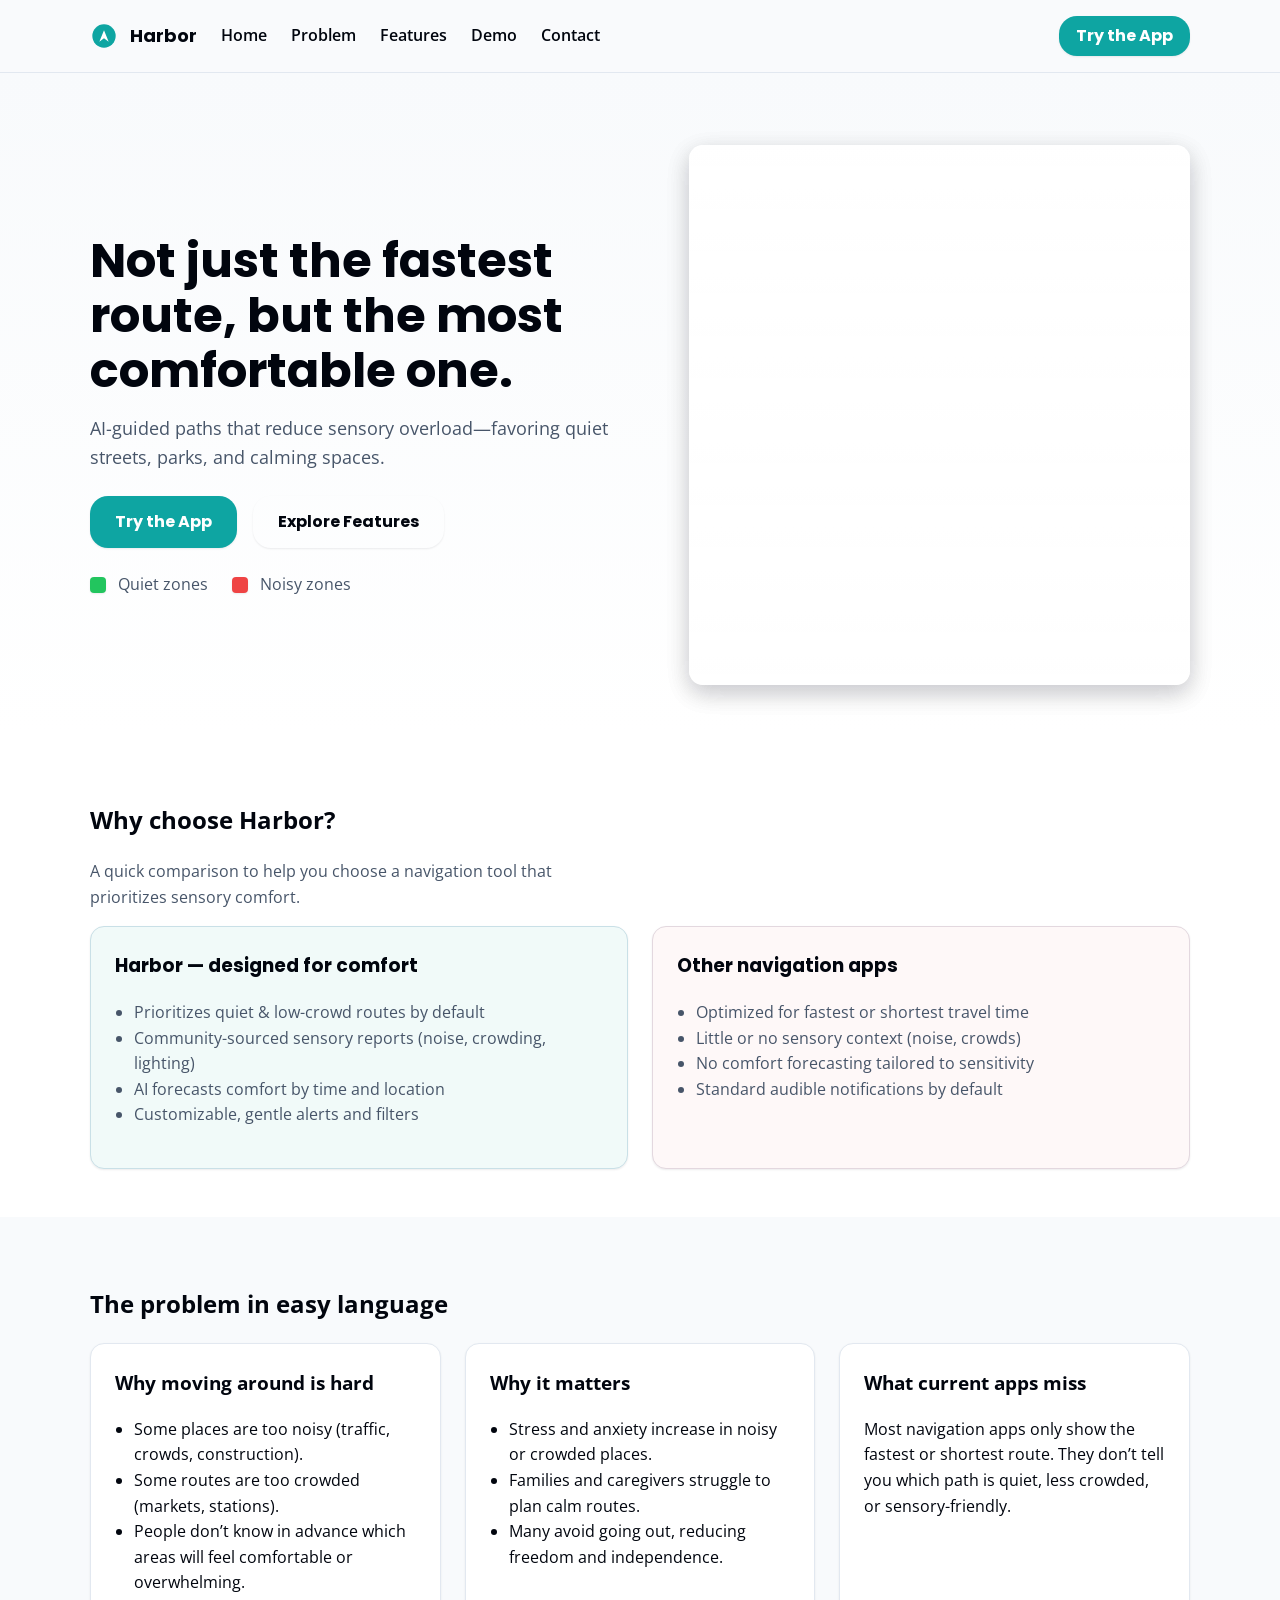
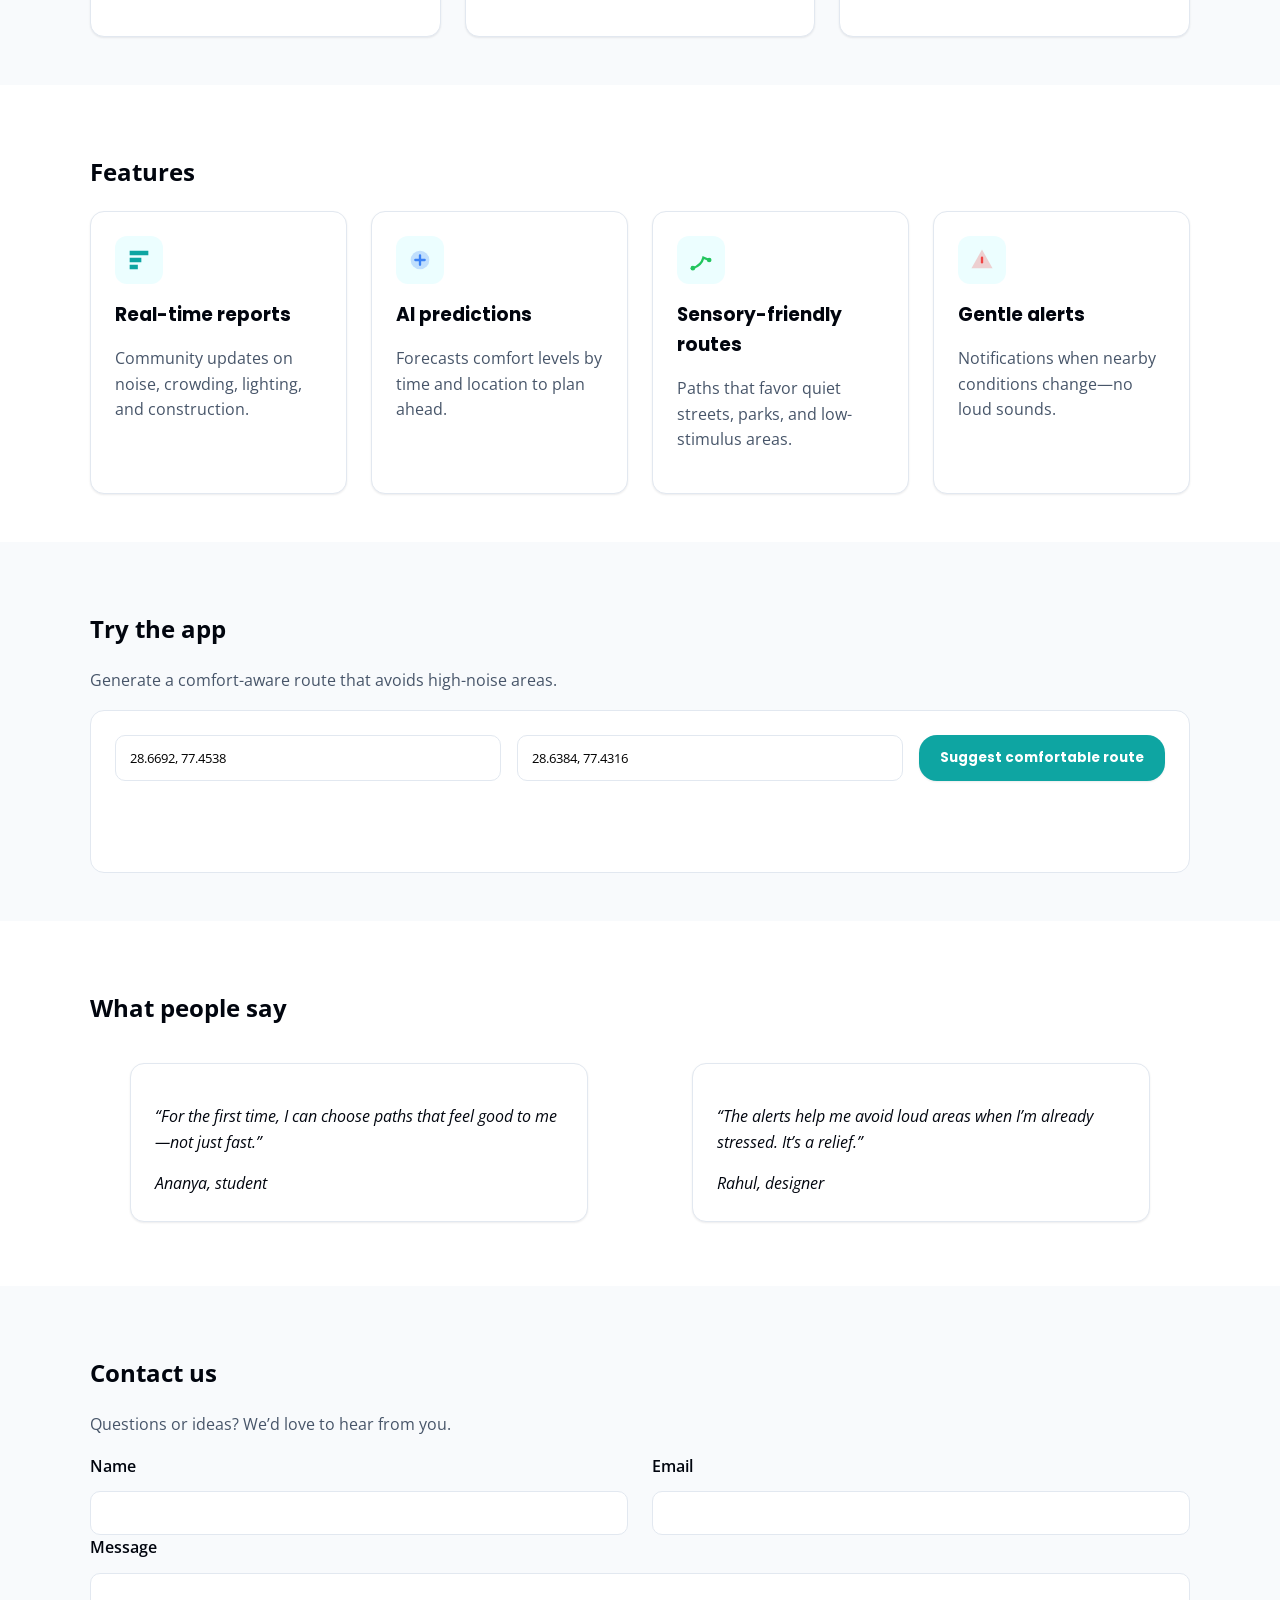
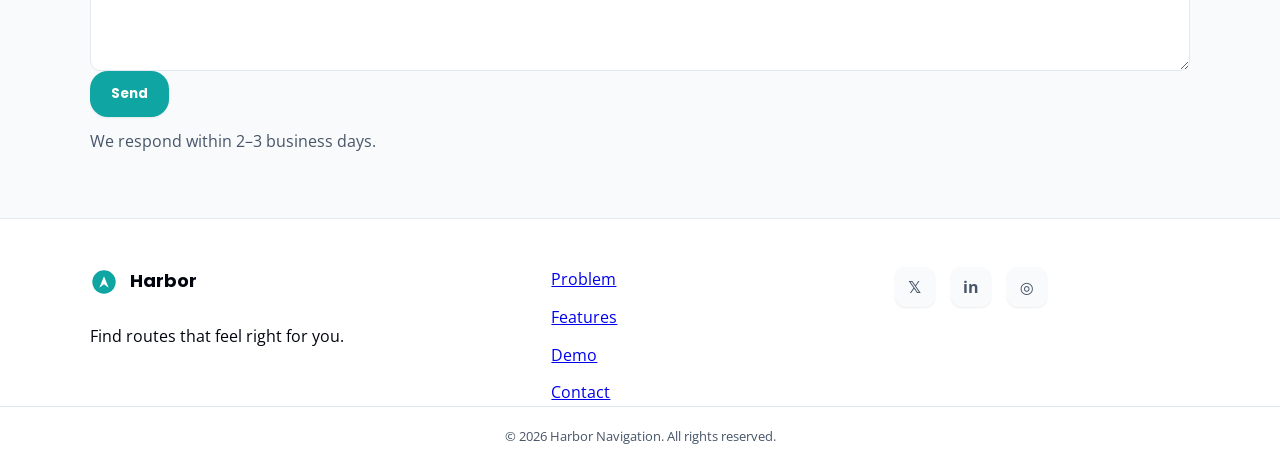
<file: index.html>
<!DOCTYPE html>
<html lang="en">
<head>
  <meta charset="utf-8" />
  <meta name="viewport" content="width=device-width, initial-scale=1" />
  <title>Harbor Navigation</title>
  <meta name="description" content="Harbor Navigation helps people with autism and sensory sensitivities find quiet, comfortable routes in cities using AI and community reports." />
  <link rel="preconnect" href="https://fonts.gstatic.com" crossorigin>
  <link href="https://fonts.googleapis.com/css2?family=Poppins:wght@400;600;700&family=Open+Sans:wght@400;600&display=swap" rel="stylesheet">
  <!-- Azure Maps Web SDK -->
  <link rel="stylesheet" href="https://atlas.microsoft.com/sdk/javascript/mapcontrol/2/atlas.min.css" />
  <script src="https://atlas.microsoft.com/sdk/javascript/mapcontrol/2/atlas.min.js"></script>
 

  <link rel="stylesheet" href="style.css" />
</head>
<body>
  <a class="skip-link" href="#main">Skip to main content</a>

  <header class="site-header">
    <div class="container header-inner">
      <a class="logo" href="#home" aria-label="Harbor Navigation home">
        <svg width="28" height="28" viewBox="0 0 24 24" aria-hidden="true">
          <circle cx="12" cy="12" r="10" fill="#0EA5A2"></circle>
          <path d="M12 7l4 10-4-3-4 3 4-10z" fill="#FFFFFF"></path>
        </svg>
        <span class="brand-name">Harbor</span>
      </a>

      <button class="nav-toggle" aria-controls="primary-nav" aria-expanded="false">
        <span class="nav-toggle__bars" aria-hidden="true"></span>
        <span class="sr-only">Toggle navigation</span>
      </button>

      <nav id="primary-nav" class="site-nav" aria-label="Primary">
        <ul class="nav-list">
          <li><a href="#home">Home</a></li>
          <li><a href="#problem">Problem</a></li>
          <li><a href="#features">Features</a></li>
          <li><a href="#demo">Demo</a></li>
          <li><a href="#contact">Contact</a></li>
        </ul>
        <a class="btn btn--primary btn--sm" href="#demo">Try the App</a>
      </nav>
    </div>
  </header>

  <main id="main">
    <!-- Hero -->
    <section id="home" class="hero" aria-labelledby="hero-title">
      <div class="container hero-inner">
        <div class="hero-content reveal">
          <h1 id="hero-title">Not just the fastest route, but the most comfortable one.</h1>
          <p class="hero-subtitle">
            AI-guided paths that reduce sensory overload—favoring quiet streets, parks, and calming spaces.
          </p>
          <div class="hero-actions">
            <a class="btn btn--primary btn--lg" href="#demo">Try the App</a>
            <a class="btn btn--ghost btn--lg" href="#features">Explore Features</a>
          </div>

          <div class="legend" aria-label="Map legend">
            <div class="legend-item">
              <span class="legend-swatch legend-swatch--quiet" aria-hidden="true"></span>
              <span>Quiet zones</span>
            </div>
            <div class="legend-item">
              <span class="legend-swatch legend-swatch--noisy" aria-hidden="true"></span>
              <span>Noisy zones</span>
            </div>
          </div>
        </div>

        <!-- Azure Map container (3D-wrapped to apply card effect only to map) -->
        <div class="three-d-stage" aria-hidden="false">
          <div class="stage">
            <figure class="card card--map hero-map reveal" aria-describedby="map-desc">
              <div id="azureMap" role="img" aria-labelledby="map-title map-desc"></div>
              <div id="map-title" class="sr-only">City map showing quiet and noisy areas with suggested comfortable routes</div>
              <div id="map-desc" class="sr-only">Green heat indicates quiet zones; red heat indicates noisy zones. A comfort-aware route avoids high-noise areas.</div>
            </figure>
          </div>
        </div>
      </div>
    </section>

    <!-- Quick comparison: Why choose us -->
    <section id="comparison" class="section" aria-labelledby="comparison-title">
      <div class="container reveal">
        <h2 id="comparison-title">Why choose Harbor?</h2>
        <p class="section-intro">A quick comparison to help you choose a navigation tool that prioritizes sensory comfort.</p>
        <div class="grid grid--2 comparison-grid">
          <div class="problem-card reveal comparison-card">
            <h3>Harbor — designed for comfort</h3>
            <ul>
              <li>Prioritizes quiet & low-crowd routes by default</li>
              <li>Community-sourced sensory reports (noise, crowding, lighting)</li>
              <li>AI forecasts comfort by time and location</li>
              <li>Customizable, gentle alerts and filters</li>
            </ul>
          </div>

          <div class="problem-card reveal comparison-card">
            <h3>Other navigation apps</h3>
            <ul>
              <li>Optimized for fastest or shortest travel time</li>
              <li>Little or no sensory context (noise, crowds)</li>
              <li>No comfort forecasting tailored to sensitivity</li>
              <li>Standard audible notifications by default</li>
            </ul>
          </div>
        </div>
      </div>
    </section>

    <!-- Problem in easy language -->
    <section id="problem" class="section section--alt" aria-labelledby="problem-title">
      <div class="container reveal">
        <h2 id="problem-title">The problem in easy language</h2>
        <div class="problem-grid">
          <div class="problem-card">
            <h3>Why moving around is hard</h3>
            <ul>
              <li>Some places are too noisy (traffic, crowds, construction).</li>
              <li>Some routes are too crowded (markets, stations).</li>
              <li>People don’t know in advance which areas will feel comfortable or overwhelming.</li>
            </ul>
          </div>
          <div class="problem-card">
            <h3>Why it matters</h3>
            <ul>
              <li>Stress and anxiety increase in noisy or crowded places.</li>
              <li>Families and caregivers struggle to plan calm routes.</li>
              <li>Many avoid going out, reducing freedom and independence.</li>
            </ul>
          </div>
          <div class="problem-card">
            <h3>What current apps miss</h3>
            <p>Most navigation apps only show the fastest or shortest route. They don’t tell you which path is quiet, less crowded, or sensory-friendly.</p>
          </div>
        </div>
      </div>
    </section>

    <!-- Features -->
    <section id="features" class="section" aria-labelledby="features-title">
      <div class="container">
        <h2 id="features-title">Features</h2>

        <div class="grid grid--4">
          <article class="feature-card reveal">
            <div class="feature-icon" aria-hidden="true">
              <svg viewBox="0 0 24 24" width="28" height="28"><path d="M4 4h16v4H4zM4 10h10v4H4zM4 16h7v4H4z" fill="#0EA5A2"></path></svg>
            </div>
            <h3 class="feature-title">Real-time reports</h3>
            <p class="feature-text">Community updates on noise, crowding, lighting, and construction.</p>
          </article>

          <article class="feature-card reveal">
            <div class="feature-icon" aria-hidden="true">
              <svg viewBox="0 0 24 24" width="28" height="28"><circle cx="12" cy="12" r="8" fill="#3B82F6" opacity="0.25"></circle><path d="M8 12h8M12 8v8" stroke="#3B82F6" stroke-width="2" stroke-linecap="round"></path></svg>
            </div>
            <h3 class="feature-title">AI predictions</h3>
            <p class="feature-text">Forecasts comfort levels by time and location to plan ahead.</p>
          </article>

          <article class="feature-card reveal">
            <div class="feature-icon" aria-hidden="true">
              <svg viewBox="0 0 24 24" width="28" height="28"><path d="M5 19c6-2 8-5 9-9l5 2" stroke="#22C55E" stroke-width="2" fill="none" stroke-linecap="round"></path><circle cx="5" cy="19" r="2" fill="#22C55E"></circle><circle cx="19" cy="12" r="2" fill="#22C55E"></circle></svg>
            </div>
            <h3 class="feature-title">Sensory-friendly routes</h3>
            <p class="feature-text">Paths that favor quiet streets, parks, and low-stimulus areas.</p>
          </article>

          <article class="feature-card reveal">
            <div class="feature-icon" aria-hidden="true">
              <svg viewBox="0 0 24 24" width="28" height="28"><path d="M12 3l9 16H3L12 3z" fill="#EF4444" opacity="0.25"></path><path d="M12 10v4" stroke="#EF4444" stroke-width="2" stroke-linecap="round"></path></svg>
            </div>
            <h3 class="feature-title">Gentle alerts</h3>
            <p class="feature-text">Notifications when nearby conditions change—no loud sounds.</p>
          </article>
        </div>
      </div>
    </section>

    <!-- Demo -->
    <section id="demo" class="section section--alt" aria-labelledby="demo-title">
      <div class="container reveal">
        <h2 id="demo-title">Try the app</h2>
        <p class="section-intro">Generate a comfort-aware route that avoids high-noise areas.</p>
        <div class="demo-box">
          <div class="demo-controls">
            <label class="sr-only" for="origin">Origin</label>
            <input id="origin" type="text" placeholder="Origin (lat, lon)" value="28.6692, 77.4538" />
            <label class="sr-only" for="destination">Destination</label>
            <input id="destination" type="text" placeholder="Destination (lat, lon)" value="28.6384, 77.4316" />
            <button class="btn btn--primary" id="comfortRouteBtn">Suggest comfortable route</button>
          </div>
          <p id="demo-status" class="demo-status" aria-live="polite"></p>
        </div>
      </div>
    </section>

    <!-- Testimonials -->
    <section id="testimonials" class="section" aria-labelledby="testimonials-title">
      <div class="container">
        <h2 id="testimonials-title">What people say</h2>
        <div class="grid grid--2">
          <blockquote class="quote reveal">
            <p>“For the first time, I can choose paths that feel good to me—not just fast.”</p>
            <footer><cite>Ananya, student</cite></footer>
          </blockquote>
          <blockquote class="quote reveal">
            <p>“The alerts help me avoid loud areas when I’m already stressed. It’s a relief.”</p>
            <footer><cite>Rahul, designer</cite></footer>
          </blockquote>
        </div>
      </div>
    </section>

    <!-- Contact -->
    <section id="contact" class="section section--alt" aria-labelledby="contact-title">
      <div class="container reveal">
        <h2 id="contact-title">Contact us</h2>
        <p class="section-intro">Questions or ideas? We’d love to hear from you.</p>
        <form class="contact-form" aria-describedby="contact-help">
          <div class="input-row">
            <div class="input-group">
              <label for="name">Name</label>
              <input id="name" name="name" type="text" autocomplete="name" required />
            </div>
            <div class="input-group">
              <label for="email">Email</label>
              <input id="email" name="email" type="email" autocomplete="email" required />
            </div>
          </div>
          <div class="input-group">
            <label for="message">Message</label>
            <textarea id="message" name="message" rows="4" required></textarea>
          </div>
          <button type="submit" class="btn btn--primary">Send</button>
          <p id="contact-help" class="form-hint">We respond within 2–3 business days.</p>
        </form>
      </div>
    </section>
  </main>

  <footer class="site-footer">
    <div class="container footer-inner">
      <div class="footer-brand">
        <a class="logo" href="#home" aria-label="Harbor Navigation home">
          <svg width="28" height="28" viewBox="0 0 24 24" aria-hidden="true">
            <circle cx="12" cy="12" r="10" fill="#0EA5A2"></circle>
            <path d="M12 7l4 10-4-3-4 3 4-10z" fill="#FFFFFF"></path>
          </svg>
          <span class="brand-name">Harbor</span>
        </a>
        <p>Find routes that feel right for you.</p>
      </div>

      <nav aria-label="Footer">
        <ul class="footer-list">
          <li><a href="#problem">Problem</a></li>
          <li><a href="#features">Features</a></li>
          <li><a href="#demo">Demo</a></li>
          <li><a href="#contact">Contact</a></li>
        </ul>
      </nav>

      <div class="footer-social" aria-label="Social media">
        <a href="#" aria-label="Twitter"><span aria-hidden="true">𝕏</span></a>
        <a href="#" aria-label="LinkedIn"><span aria-hidden="true">in</span></a>
        <a href="#" aria-label="Instagram"><span aria-hidden="true">◎</span></a>
      </div>
    </div>

    <div class="footer-bottom">
      <small>&copy; <span id="year"></span> Harbor Navigation. All rights reserved.</small>
    </div>
  </footer>


  <script src="script.js"></script>
</body>
</html>
</file>
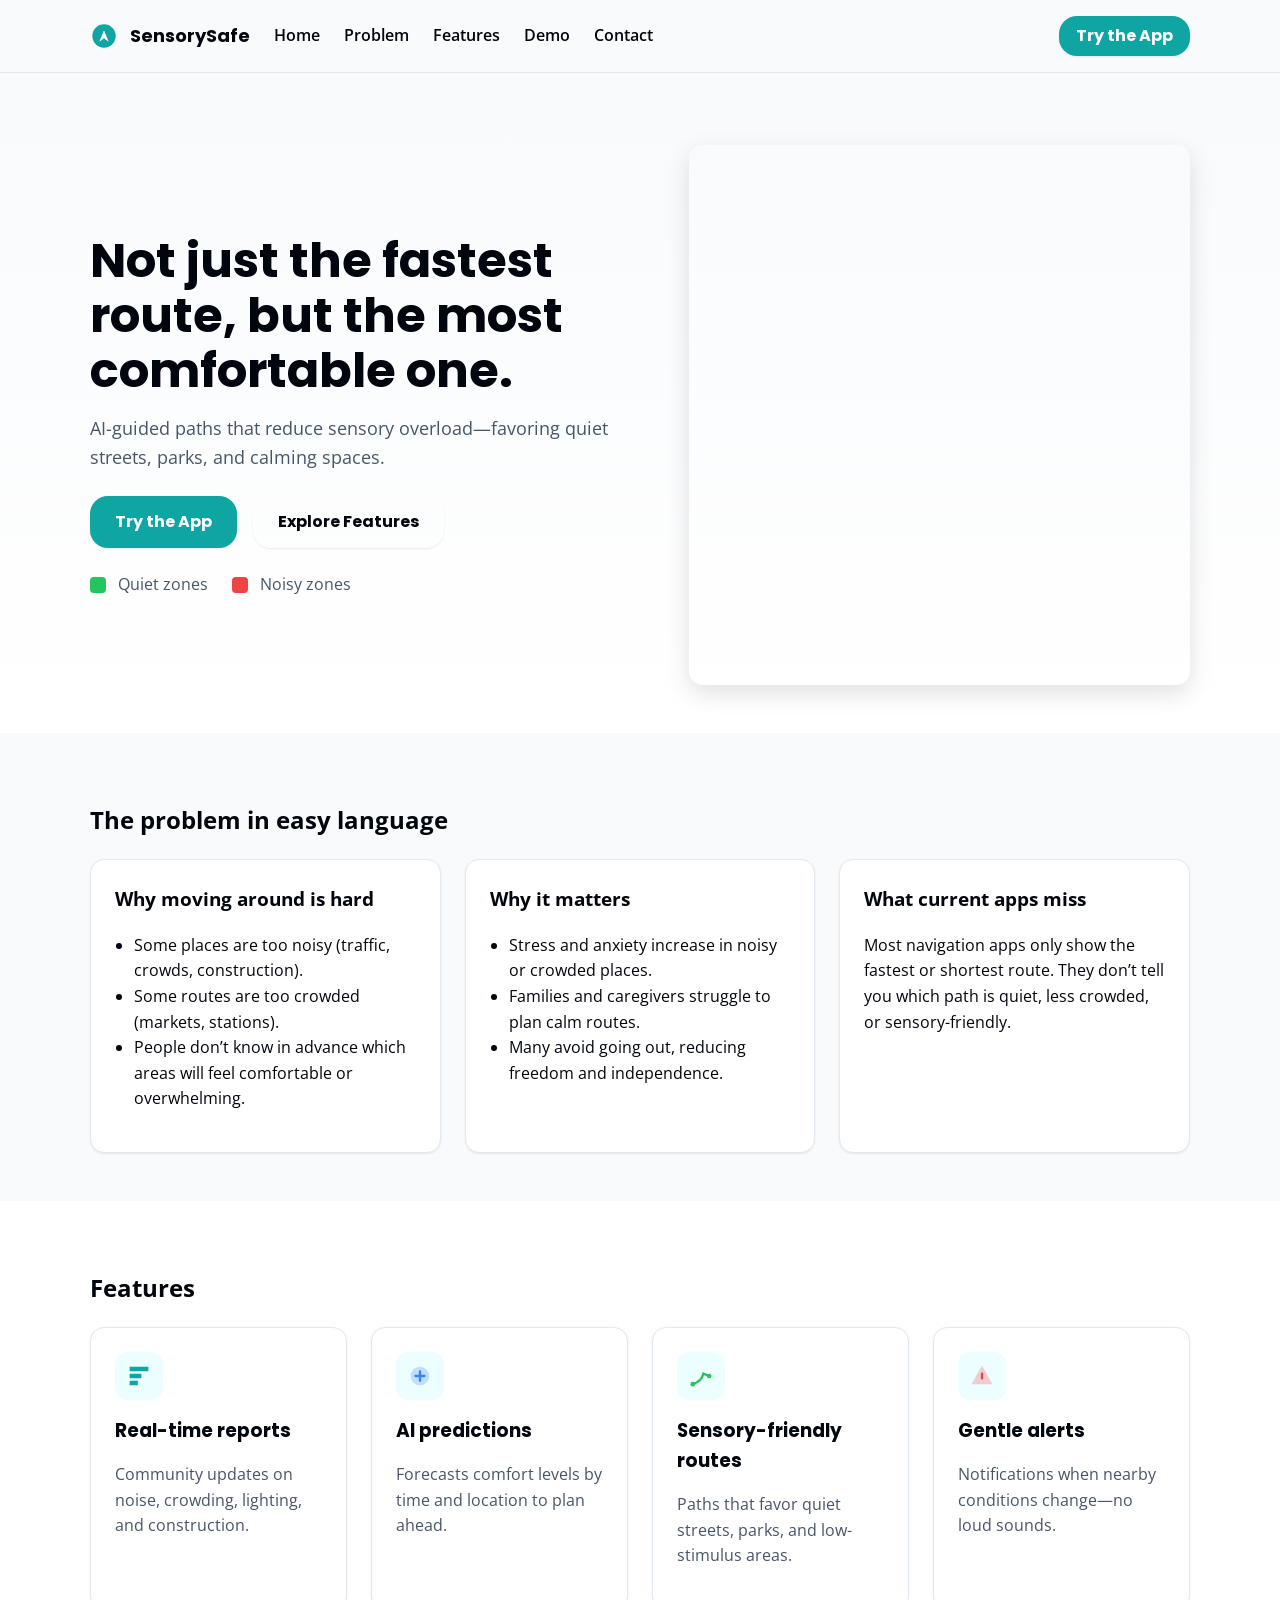
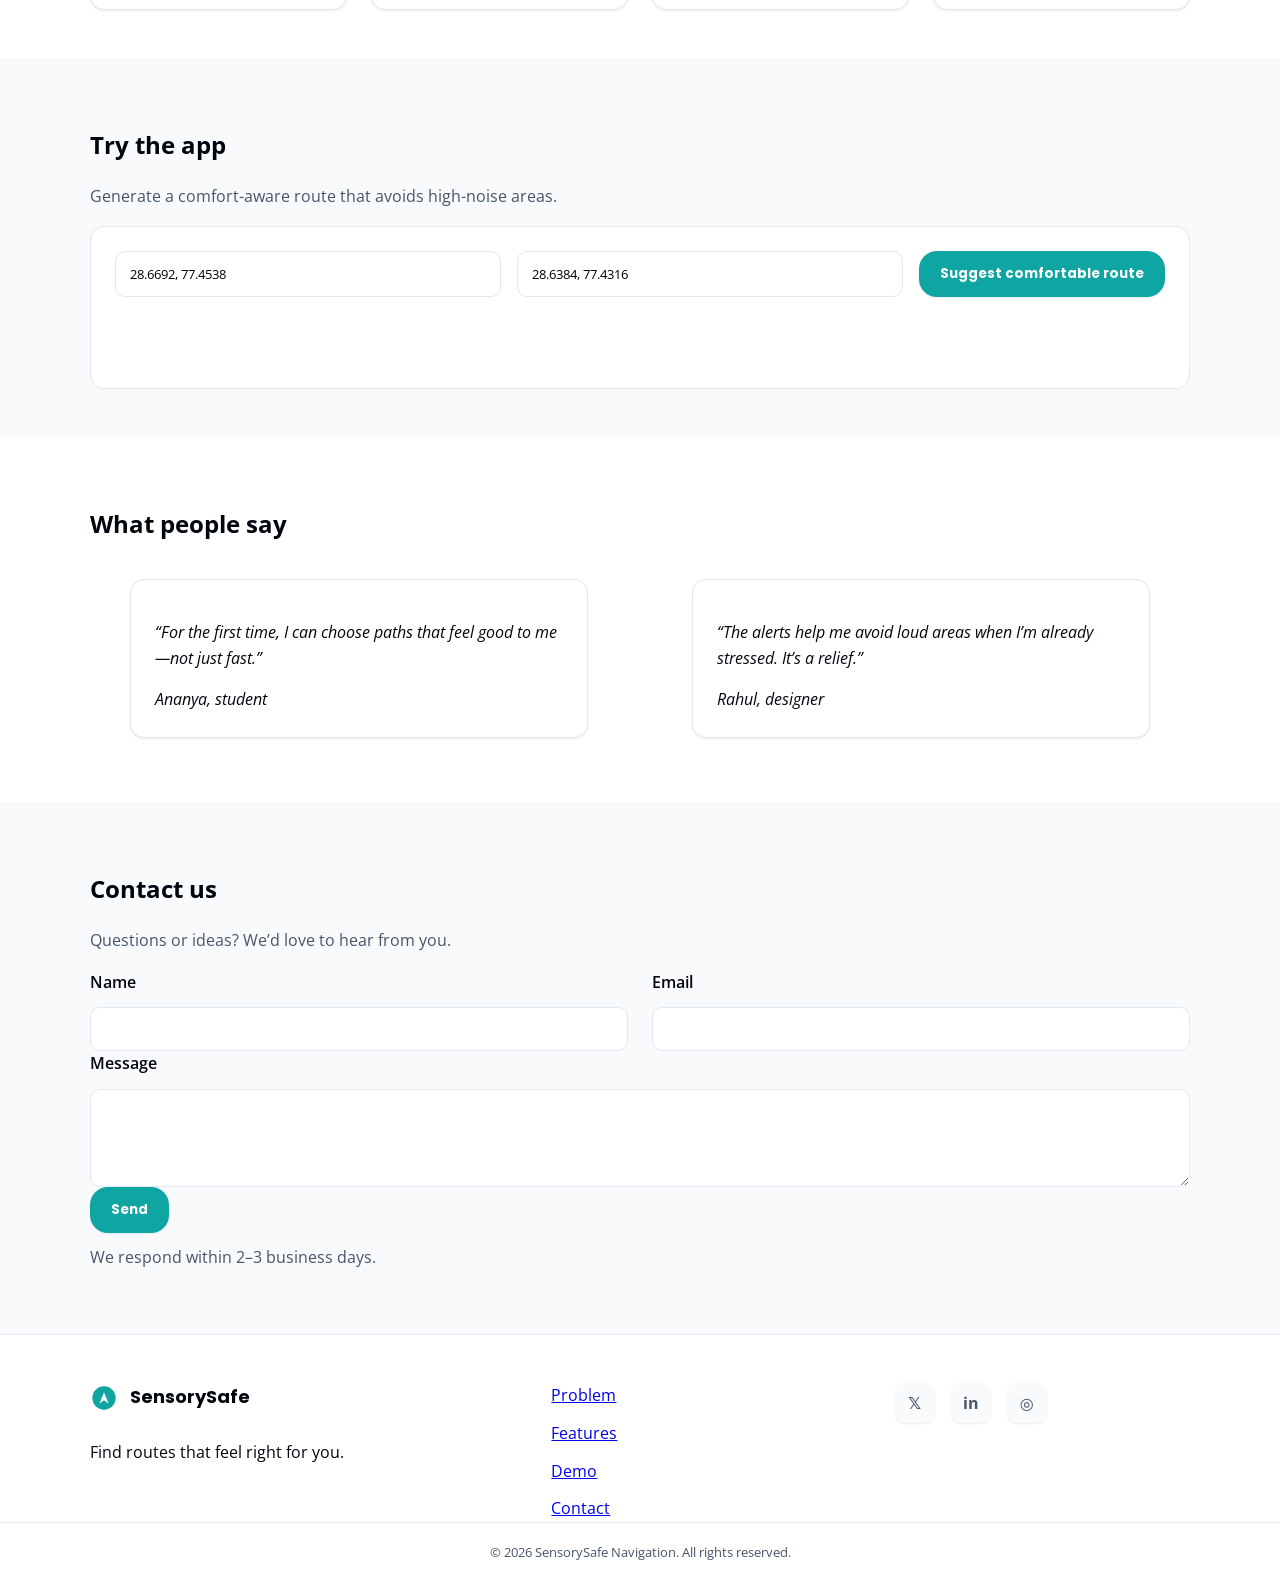
<file: index1.html>
<!DOCTYPE html>
<html lang="en">
<head>
  <meta charset="utf-8" />
  <meta name="viewport" content="width=device-width, initial-scale=1" />
  <title>SensorySafe Navigation</title>
  <meta name="description" content="SensorySafe Navigation helps people with autism and sensory sensitivities find quiet, comfortable routes in cities using AI and community reports." />
  <link rel="preconnect" href="https://fonts.gstatic.com" crossorigin>
  <link href="https://fonts.googleapis.com/css2?family=Poppins:wght@400;600;700&family=Open+Sans:wght@400;600&display=swap" rel="stylesheet">
  <!-- Azure Maps Web SDK -->
  <link rel="stylesheet" href="https://atlas.microsoft.com/sdk/javascript/mapcontrol/2/atlas.min.css" />
  <script src="https://atlas.microsoft.com/sdk/javascript/mapcontrol/2/atlas.min.js"></script>
 

  <link rel="stylesheet" href="style.css" />
</head>
<body>
  <a class="skip-link" href="#main">Skip to main content</a>

  <header class="site-header">
    <div class="container header-inner">
      <a class="logo" href="#home" aria-label="SensorySafe Navigation home">
        <svg width="28" height="28" viewBox="0 0 24 24" aria-hidden="true">
          <circle cx="12" cy="12" r="10" fill="#0EA5A2"></circle>
          <path d="M12 7l4 10-4-3-4 3 4-10z" fill="#FFFFFF"></path>
        </svg>
        <span class="brand-name">SensorySafe</span>
      </a>

      <button class="nav-toggle" aria-controls="primary-nav" aria-expanded="false">
        <span class="nav-toggle__bars" aria-hidden="true"></span>
        <span class="sr-only">Toggle navigation</span>
      </button>

      <nav id="primary-nav" class="site-nav" aria-label="Primary">
        <ul class="nav-list">
          <li><a href="#home">Home</a></li>
          <li><a href="#problem">Problem</a></li>
          <li><a href="#features">Features</a></li>
          <li><a href="#demo">Demo</a></li>
          <li><a href="#contact">Contact</a></li>
        </ul>
        <a class="btn btn--primary btn--sm" href="#demo">Try the App</a>
      </nav>
    </div>
  </header>

  <main id="main">
    <!-- Hero -->
    <section id="home" class="hero" aria-labelledby="hero-title">
      <div class="container hero-inner">
        <div class="hero-content reveal">
          <h1 id="hero-title">Not just the fastest route, but the most comfortable one.</h1>
          <p class="hero-subtitle">
            AI-guided paths that reduce sensory overload—favoring quiet streets, parks, and calming spaces.
          </p>
          <div class="hero-actions">
            <a class="btn btn--primary btn--lg" href="#demo">Try the App</a>
            <a class="btn btn--ghost btn--lg" href="#features">Explore Features</a>
          </div>

          <div class="legend" aria-label="Map legend">
            <div class="legend-item">
              <span class="legend-swatch legend-swatch--quiet" aria-hidden="true"></span>
              <span>Quiet zones</span>
            </div>
            <div class="legend-item">
              <span class="legend-swatch legend-swatch--noisy" aria-hidden="true"></span>
              <span>Noisy zones</span>
            </div>
          </div>
        </div>

        <!-- Azure Map container -->
        <figure class="hero-map reveal" aria-describedby="map-desc">
          <div id="azureMap" role="img" aria-labelledby="map-title map-desc"></div>
          <div id="map-title" class="sr-only">City map showing quiet and noisy areas with suggested comfortable routes</div>
          <div id="map-desc" class="sr-only">Green heat indicates quiet zones; red heat indicates noisy zones. A comfort-aware route avoids high-noise areas.</div>
        </figure>
      </div>
    </section>

    <!-- Problem in easy language -->
    <section id="problem" class="section section--alt" aria-labelledby="problem-title">
      <div class="container reveal">
        <h2 id="problem-title">The problem in easy language</h2>
        <div class="problem-grid">
          <div class="problem-card">
            <h3>Why moving around is hard</h3>
            <ul>
              <li>Some places are too noisy (traffic, crowds, construction).</li>
              <li>Some routes are too crowded (markets, stations).</li>
              <li>People don’t know in advance which areas will feel comfortable or overwhelming.</li>
            </ul>
          </div>
          <div class="problem-card">
            <h3>Why it matters</h3>
            <ul>
              <li>Stress and anxiety increase in noisy or crowded places.</li>
              <li>Families and caregivers struggle to plan calm routes.</li>
              <li>Many avoid going out, reducing freedom and independence.</li>
            </ul>
          </div>
          <div class="problem-card">
            <h3>What current apps miss</h3>
            <p>Most navigation apps only show the fastest or shortest route. They don’t tell you which path is quiet, less crowded, or sensory-friendly.</p>
          </div>
        </div>
      </div>
    </section>

    <!-- Features -->
    <section id="features" class="section" aria-labelledby="features-title">
      <div class="container">
        <h2 id="features-title">Features</h2>

        <div class="grid grid--4">
          <article class="feature-card reveal">
            <div class="feature-icon" aria-hidden="true">
              <svg viewBox="0 0 24 24" width="28" height="28"><path d="M4 4h16v4H4zM4 10h10v4H4zM4 16h7v4H4z" fill="#0EA5A2"></path></svg>
            </div>
            <h3 class="feature-title">Real-time reports</h3>
            <p class="feature-text">Community updates on noise, crowding, lighting, and construction.</p>
          </article>

          <article class="feature-card reveal">
            <div class="feature-icon" aria-hidden="true">
              <svg viewBox="0 0 24 24" width="28" height="28"><circle cx="12" cy="12" r="8" fill="#3B82F6" opacity="0.25"></circle><path d="M8 12h8M12 8v8" stroke="#3B82F6" stroke-width="2" stroke-linecap="round"></path></svg>
            </div>
            <h3 class="feature-title">AI predictions</h3>
            <p class="feature-text">Forecasts comfort levels by time and location to plan ahead.</p>
          </article>

          <article class="feature-card reveal">
            <div class="feature-icon" aria-hidden="true">
              <svg viewBox="0 0 24 24" width="28" height="28"><path d="M5 19c6-2 8-5 9-9l5 2" stroke="#22C55E" stroke-width="2" fill="none" stroke-linecap="round"></path><circle cx="5" cy="19" r="2" fill="#22C55E"></circle><circle cx="19" cy="12" r="2" fill="#22C55E"></circle></svg>
            </div>
            <h3 class="feature-title">Sensory-friendly routes</h3>
            <p class="feature-text">Paths that favor quiet streets, parks, and low-stimulus areas.</p>
          </article>

          <article class="feature-card reveal">
            <div class="feature-icon" aria-hidden="true">
              <svg viewBox="0 0 24 24" width="28" height="28"><path d="M12 3l9 16H3L12 3z" fill="#EF4444" opacity="0.25"></path><path d="M12 10v4" stroke="#EF4444" stroke-width="2" stroke-linecap="round"></path></svg>
            </div>
            <h3 class="feature-title">Gentle alerts</h3>
            <p class="feature-text">Notifications when nearby conditions change—no loud sounds.</p>
          </article>
        </div>
      </div>
    </section>

    <!-- Demo -->
    <section id="demo" class="section section--alt" aria-labelledby="demo-title">
      <div class="container reveal">
        <h2 id="demo-title">Try the app</h2>
        <p class="section-intro">Generate a comfort-aware route that avoids high-noise areas.</p>
        <div class="demo-box">
          <div class="demo-controls">
            <label class="sr-only" for="origin">Origin</label>
            <input id="origin" type="text" placeholder="Origin (lat, lon)" value="28.6692, 77.4538" />
            <label class="sr-only" for="destination">Destination</label>
            <input id="destination" type="text" placeholder="Destination (lat, lon)" value="28.6384, 77.4316" />
            <button class="btn btn--primary" id="comfortRouteBtn">Suggest comfortable route</button>
          </div>
          <p id="demo-status" class="demo-status" aria-live="polite"></p>
        </div>
      </div>
    </section>

    <!-- Testimonials -->
    <section id="testimonials" class="section" aria-labelledby="testimonials-title">
      <div class="container">
        <h2 id="testimonials-title">What people say</h2>
        <div class="grid grid--2">
          <blockquote class="quote reveal">
            <p>“For the first time, I can choose paths that feel good to me—not just fast.”</p>
            <footer><cite>Ananya, student</cite></footer>
          </blockquote>
          <blockquote class="quote reveal">
            <p>“The alerts help me avoid loud areas when I’m already stressed. It’s a relief.”</p>
            <footer><cite>Rahul, designer</cite></footer>
          </blockquote>
        </div>
      </div>
    </section>

    <!-- Contact -->
    <section id="contact" class="section section--alt" aria-labelledby="contact-title">
      <div class="container reveal">
        <h2 id="contact-title">Contact us</h2>
        <p class="section-intro">Questions or ideas? We’d love to hear from you.</p>
        <form class="contact-form" aria-describedby="contact-help">
          <div class="input-row">
            <div class="input-group">
              <label for="name">Name</label>
              <input id="name" name="name" type="text" autocomplete="name" required />
            </div>
            <div class="input-group">
              <label for="email">Email</label>
              <input id="email" name="email" type="email" autocomplete="email" required />
            </div>
          </div>
          <div class="input-group">
            <label for="message">Message</label>
            <textarea id="message" name="message" rows="4" required></textarea>
          </div>
          <button type="submit" class="btn btn--primary">Send</button>
          <p id="contact-help" class="form-hint">We respond within 2–3 business days.</p>
        </form>
      </div>
    </section>
  </main>

  <footer class="site-footer">
    <div class="container footer-inner">
      <div class="footer-brand">
        <a class="logo" href="#home" aria-label="SensorySafe Navigation home">
          <svg width="28" height="28" viewBox="0 0 24 24" aria-hidden="true">
            <circle cx="12" cy="12" r="10" fill="#0EA5A2"></circle>
            <path d="M12 7l4 10-4-3-4 3 4-10z" fill="#FFFFFF"></path>
          </svg>
          <span class="brand-name">SensorySafe</span>
        </a>
        <p>Find routes that feel right for you.</p>
      </div>

      <nav aria-label="Footer">
        <ul class="footer-list">
          <li><a href="#problem">Problem</a></li>
          <li><a href="#features">Features</a></li>
          <li><a href="#demo">Demo</a></li>
          <li><a href="#contact">Contact</a></li>
        </ul>
      </nav>

      <div class="footer-social" aria-label="Social media">
        <a href="#" aria-label="Twitter"><span aria-hidden="true">𝕏</span></a>
        <a href="#" aria-label="LinkedIn"><span aria-hidden="true">in</span></a>
        <a href="#" aria-label="Instagram"><span aria-hidden="true">◎</span></a>
      </div>
    </div>

    <div class="footer-bottom">
      <small>&copy; <span id="year"></span> SensorySafe Navigation. All rights reserved.</small>
    </div>
  </footer>


  <script src="script.js"></script>
</body>
</html>
</file>
<file: style.css>
:root {
  /* Calming palette */
  --bg: #FFFFFF;
  --text: #01050e;        /* slate-900 */
  --muted: #475569;       /* slate-600 */
  --surface: #F8FAFC;     /* slate-50 */
  --outline: #E2E8F0;     /* slate-200 */
  --primary: #0EA5A2;     /* teal-500 */
  --primary-dark: #0C8C89;
  --quiet: #22C55E;       /* green-500 */
  --noisy: #EF4444;       /* red-500 */
  --accent: #3B82F6;      /* blue-500 */

  /* Motion */
  --fade-duration: 600ms;
  --rise-distance: 12px;

  /* Shadows & radii */
  --shadow-sm: 0 1px 2px rgba(2, 6, 23, 0.08);
  --shadow-md: 0 8px 24px rgba(2, 6, 23, 0.12);
  --radius-sm: 10px;
  --radius-md: 14px;
  --radius-lg: 18px;

  /* Typo */
  --font-display: "Poppins", system-ui, -apple-system, Segoe UI, Roboto, "Helvetica Neue", Arial, sans-serif;
  --font-body: "Open Sans", system-ui, -apple-system, Segoe UI, Roboto, "Helvetica Neue", Arial, sans-serif;

  --fs-1: clamp(2rem, 1.2rem + 2.5vw, 3rem);
  --fs-2: clamp(1.5rem, 1rem + 1.5vw, 2rem);
  --fs-3: 1.125rem;
  --fs-4: 1rem;

  /* Spacing */
  --space-1: 8px;
  --space-2: 12px;
  --space-3: 16px;
  --space-4: 24px;
  --space-5: 32px;
  --space-6: 48px;
  --space-7: 72px;
  /* 3D stage scaling */
  --stage-scale: 1;
  --card-panel-depth: 40px;
  --card-map-depth: 10px;
}

@media (prefers-color-scheme: dark) {
  :root {
    --bg: #0B1220;
    --text: #E5E7EB;
    --muted: #9CA3AF;
    --surface: #0F172A;
    --outline: #1F2937;
    --primary: #22D3EE;
    --primary-dark: #06B6D4;
    --quiet: #34D399;
    --noisy: #F87171;
    --accent: #60A5FA;
  }
}

*,
*::before,
*::after { box-sizing: border-box; }

html:focus-within { scroll-behavior: smooth; }
body {
  margin: 0;
  background: var(--bg);
  color: var(--text);
  font-family: var(--font-body);
  line-height: 1.6;
}

/* Accessibility */
.sr-only {
  position: absolute !important;
  width: 1px; height: 1px;
  padding: 0; margin: -1px; overflow: hidden; clip: rect(0,0,0,0);
  white-space: nowrap; border: 0;
}
.skip-link {
  position: fixed;
  left: -999px; top: -999px;
  background: var(--primary); color: #fff;
  padding: var(--space-2) var(--space-3);
  border-radius: var(--radius-sm);
}
.skip-link:focus { left: var(--space-3); top: var(--space-3); z-index: 10000; }

/* Layout */
.container { width: min(1100px, 92vw); margin-inline: auto; }

/* Header */
.site-header {
  position: sticky; top: 0;
  /* Use theme surface so header adapts to light/dark modes */
  background: color-mix(in srgb, var(--surface) 85%, transparent);
  backdrop-filter: saturate(120%) blur(8px);
  border-bottom: 1px solid var(--outline);
  z-index: 1000;
}
.header-inner {
  display: grid;
  grid-template-columns: auto 1fr;
  align-items: center;
  gap: var(--space-4);
  padding: var(--space-3) 0;
}
.logo {
  display: inline-flex; align-items: center; gap: var(--space-2);
  text-decoration: none;
}
.brand-name { font-family: var(--font-display); font-weight: 700; font-size: var(--fs-3); color: var(--text); }

.site-nav {
  display: flex; align-items: center; justify-content: space-between; gap: var(--space-4);
}
.nav-list {
  display: flex; gap: var(--space-4); list-style: none; padding: 0; margin: 0;
}
.nav-list a { color: var(--text); text-decoration: none; font-weight: 600; }
.nav-list a:hover, .nav-list a:focus { text-decoration: underline; }

/* Mobile nav toggle */
.nav-toggle {
  display: none;
  border: 1px solid var(--outline);
  border-radius: var(--radius-sm);
  background: var(--surface);
  padding: var(--space-2);
}
.nav-toggle__bars {
  display: block; width: 24px; height: 2px; background: var(--text); position: relative;
}
.nav-toggle__bars::before, .nav-toggle__bars::after {
  content: ""; position: absolute; left: 0; right: 0; height: 2px; background: var(--text);
}
.nav-toggle__bars::before { top: -6px; } .nav-toggle__bars::after { top: 6px; }

@media (max-width: 900px) {
  .header-inner { grid-template-columns: 1fr auto; }
  .nav-toggle { display: inline-flex; }
  .site-nav {
    position: fixed; inset: 64px 0 auto 0; background: var(--bg);
    border-top: 1px solid var(--outline);
    flex-direction: column; padding: var(--space-4);
    transform: translateY(-120%); transition: transform 240ms ease;
  }
  .site-nav[aria-expanded="true"] { transform: translateY(0); box-shadow: var(--shadow-md); }
  .nav-list { flex-direction: column; }
}

/* Buttons */
.btn {
  display: inline-flex; align-items: center; justify-content: center; gap: 10px;
  height: 46px; padding: 0 20px; border-radius: var(--radius-lg);
  border: 1px solid transparent; font-weight: 700; font-family: var(--font-display);
  text-decoration: none; cursor: pointer; box-shadow: var(--shadow-sm);
  transition: transform 200ms ease, box-shadow 200ms ease, background 200ms ease;
}
.btn--sm { height: 40px; padding: 0 16px; }
.btn--lg { height: 52px; padding: 0 24px; }
.btn--primary { background: var(--primary); color: #fff; }
.btn--primary:hover, .btn--primary:focus { background: var(--primary-dark); transform: translateY(-1px); box-shadow: var(--shadow-md); }
.btn--ghost { background: transparent; color: var(--text); border-color: transparent; }
.btn--outline { background: transparent; border-color: var(--outline); color: var(--text); }

:where(a, button, input, select, textarea):focus-visible {
  outline: 3px solid color-mix(in srgb, var(--accent) 65%, white);
  outline-offset: 3px; border-radius: 8px;
}

/* Hero */
.hero {
  padding: var(--space-7) 0 var(--space-6);
  background: linear-gradient(180deg, var(--surface), transparent);
}
.hero-inner {
  display: grid; grid-template-columns: 1.1fr 1fr;
  gap: var(--space-6); align-items: center;
}
.hero-content h1 {
  font-family: var(--font-display); font-size: var(--fs-1);
  line-height: 1.15; margin: 0 0 var(--space-3);
}
.hero-subtitle { font-size: var(--fs-3); color: var(--muted); margin: 0 0 var(--space-4); }
.hero-actions { display: flex; gap: var(--space-3); margin-bottom: var(--space-4); }

.legend { display: flex; gap: var(--space-4); align-items: center; }
.legend-item { display: inline-flex; align-items: center; gap: var(--space-2); color: var(--muted); }
.legend-swatch { width: 16px; height: 16px; border-radius: 4px; box-shadow: var(--shadow-sm); }
.legend-swatch--quiet { background: var(--quiet); } .legend-swatch--noisy { background: var(--noisy); }

.hero-map { margin: 0; }
#azureMap {
  width: 100%; height: min(50vh, 460px);
  border-radius: var(--radius-md); box-shadow: var(--shadow-md); overflow: hidden;
}

/* 3D stage and card styles */
.three-d-stage {
  perspective: 1200px;
  -webkit-perspective: 1200px;
  width: 100%;
}
.stage {
  transform-style: preserve-3d;
  transition: transform 300ms cubic-bezier(.2,.9,.2,1);
  will-change: transform;
  transform: scale(var(--stage-scale));
}
.card {
  transform-style: preserve-3d;
  backface-visibility: hidden;
  border-radius: var(--radius-md);
  box-shadow: var(--shadow-md);
  background: linear-gradient(180deg, var(--bg), color-mix(in srgb, var(--bg) 95%, transparent));
}
.card--panel {
  padding: var(--space-4);
  transform: translateZ(var(--card-panel-depth));
}
.card--map {
  transform: translateZ(var(--card-map-depth)) scale(1.02);
}

/* Subtle hover on larger screens */
@media (hover: hover) and (min-width: 901px) {
  .three-d-stage:hover .stage { transition-duration: 220ms; }
}

/* Responsive scaling: Desktop / iPad / Mobile */
@media (min-width: 1200px) {
  :root { --stage-scale: 1; --card-panel-depth: 48px; --card-map-depth: 14px; }
  #azureMap { height: min(60vh, 560px); }
  .hero-inner { grid-template-columns: 1.1fr 1fr; }
}

/* iPad-like sizes */
@media (min-width: 768px) and (max-width: 1199px) {
  :root { --stage-scale: 0.95; --card-panel-depth: 36px; --card-map-depth: 12px; }
  #azureMap { height: min(55vh, 520px); }
  .hero-inner { grid-template-columns: 1fr; }
  .three-d-stage { margin-inline: auto; max-width: 920px; }
}

/* Mobile */
@media (max-width: 767px) {
  :root { --stage-scale: 0.9; --card-panel-depth: 22px; --card-map-depth: 8px; }
  #azureMap { height: 42vh; }
  .hero-inner { grid-template-columns: 1fr; gap: var(--space-4); }
  .three-d-stage { padding: 0 var(--space-3); }
  .card { border-radius: 12px; }
  .stage { grid-template-columns: 1fr; }
}

/* Respect reduced motion */
@media (prefers-reduced-motion: reduce) {
  .stage { transition: none !important; }
  .card { transition: none !important; }
}

/* Sections */
.section { padding: var(--space-6) 0; }
.section--alt { background: var(--surface); }
.section-intro { color: var(--muted); margin-top: var(--space-2); max-width: 60ch; }

/* Problem cards */
.problem-grid {
  display: grid; gap: var(--space-4);
  grid-template-columns: repeat(3, 1fr);
}
.problem-card {
  background: var(--bg); border: 1px solid var(--outline);
  border-radius: var(--radius-md); padding: var(--space-4);
  box-shadow: var(--shadow-sm);
}
.problem-card h3 { margin-top: 0; }
.problem-card ul { padding-left: 1.2rem; }
@media (max-width: 900px) {
  .hero-inner { grid-template-columns: 1fr; }
  .problem-grid { grid-template-columns: 1fr; }
}

/* Grid utility */
.grid { display: grid; gap: var(--space-4); }
.grid--2 { grid-template-columns: repeat(2, 1fr); }
.grid--4 { grid-template-columns: repeat(4, 1fr); }
@media (max-width: 900px) {
  .grid--2, .grid--4 { grid-template-columns: 1fr; }
}

/* Feature cards */
.feature-card {
  background: var(--bg); border: 1px solid var(--outline);
  border-radius: var(--radius-md); padding: var(--space-4);
  box-shadow: var(--shadow-sm);
  transition: transform 220ms ease, box-shadow 220ms ease;
}
.feature-card:hover { transform: translateY(-2px); box-shadow: var(--shadow-md); }
.feature-icon {
  width: 48px; height: 48px; display: inline-flex; align-items: center; justify-content: center;
  border-radius: 12px; background: #ECFEFF; margin-bottom: var(--space-3);
}
.feature-title { margin: 0 0 var(--space-2); font-family: var(--font-display); }
.feature-text { color: var(--muted); }

/* Demo */
.demo-box {
  display: grid; gap: var(--space-3);
  background: var(--bg); border: 1px solid var(--outline);
  border-radius: var(--radius-md); padding: var(--space-4);
}
.demo-controls { display: grid; grid-template-columns: 1fr 1fr auto; gap: var(--space-3); }
.demo-controls input {
  border: 1px solid var(--outline); border-radius: var(--radius-sm);
  padding: 12px 14px; font-family: var(--font-body);
}
.demo-status { color: var(--muted); min-height: 1.2em; }
@media (max-width: 900px) { .demo-controls { grid-template-columns: 1fr; } }

/* Quotes */
.quote {
  background: var(--bg); border: 1px solid var(--outline);
  border-radius: var(--radius-md); padding: var(--space-4);
  font-style: italic; box-shadow: var(--shadow-sm);
}

/* Contact form */
.contact-form .input-row { display: grid; grid-template-columns: 1fr 1fr; gap: var(--space-4); }
.contact-form .input-group { display: grid; gap: var(--space-2); }
.contact-form label { font-weight: 600; }
.contact-form input, .contact-form textarea {
  appearance: none; border: 1px solid var(--outline); border-radius: var(--radius-sm);
  padding: 12px 14px; background: var(--bg); color: var(--text); font-family: var(--font-body);
}
.contact-form input::placeholder, .contact-form textarea::placeholder { color: var(--muted); }
.form-hint { color: var(--muted); margin-top: var(--space-2); }
@media (max-width: 900px) { .contact-form .input-row { grid-template-columns: 1fr; } }

/* Footer */
.site-footer { border-top: 1px solid var(--outline); padding: var(--space-6) 0 var(--space-3); }
.footer-inner {
  display: grid; grid-template-columns: 1.4fr 1fr 1fr; gap: var(--space-6); align-items: start;
}
.footer-brand { display: grid; gap: var(--space-2); }
.footer-list { list-style: none; padding: 0; margin: 0; display: grid; gap: var(--space-2); }
.footer-social { display: inline-flex; gap: var(--space-3); }
.footer-social a {
  display: inline-flex; align-items: center; justify-content: center;
  width: 40px; height: 40px; border-radius: 10px; background: var(--surface);
  box-shadow: var(--shadow-sm); text-decoration: none; color: var(--muted); font-weight: 700;
}
.footer-bottom { border-top: 1px solid var(--outline); text-align: center; padding-top: var(--space-3); color: var(--muted); }
@media (max-width: 900px) { .footer-inner { grid-template-columns: 1fr; } }

/* Reveal animations */
.reveal {
  opacity: 0; transform: translateY(var(--rise-distance));
  transition: opacity var(--fade-duration) ease, transform var(--fade-duration) ease;
}
.reveal.revealed { opacity: 1; transform: translateY(0); }

@media (prefers-reduced-motion: reduce) {
  * { animation-duration: 0.001ms !important; animation-iteration-count: 1 !important; transition-duration: 0.001ms !important; }
  .reveal, .reveal.revealed { opacity: 1; transform: none; }
}

/* Comparison section styling */
#comparison .comparison-grid { gap: var(--space-4); }
#comparison .comparison-card {
  padding: var(--space-4);
  border-radius: var(--radius-md);
  background: color-mix(in srgb, var(--primary) 6%, var(--bg));
  border: 1px solid color-mix(in srgb, var(--primary) 12%, var(--outline));
  box-shadow: var(--shadow-sm);
}
#comparison .comparison-card h3 { margin-top: 0; font-family: var(--font-display); color: var(--text); }
#comparison .comparison-card ul { padding-left: 1.2rem; color: var(--muted); }

/* Differentiate the second column subtly */
#comparison .comparison-grid > .comparison-card:nth-of-type(2) {
  background: color-mix(in srgb, var(--noisy) 4%, var(--bg));
  border-color: color-mix(in srgb, var(--noisy) 10%, var(--outline));
}

@media (max-width: 900px) {
  #comparison .comparison-card { padding: var(--space-3); }
}
</file>
